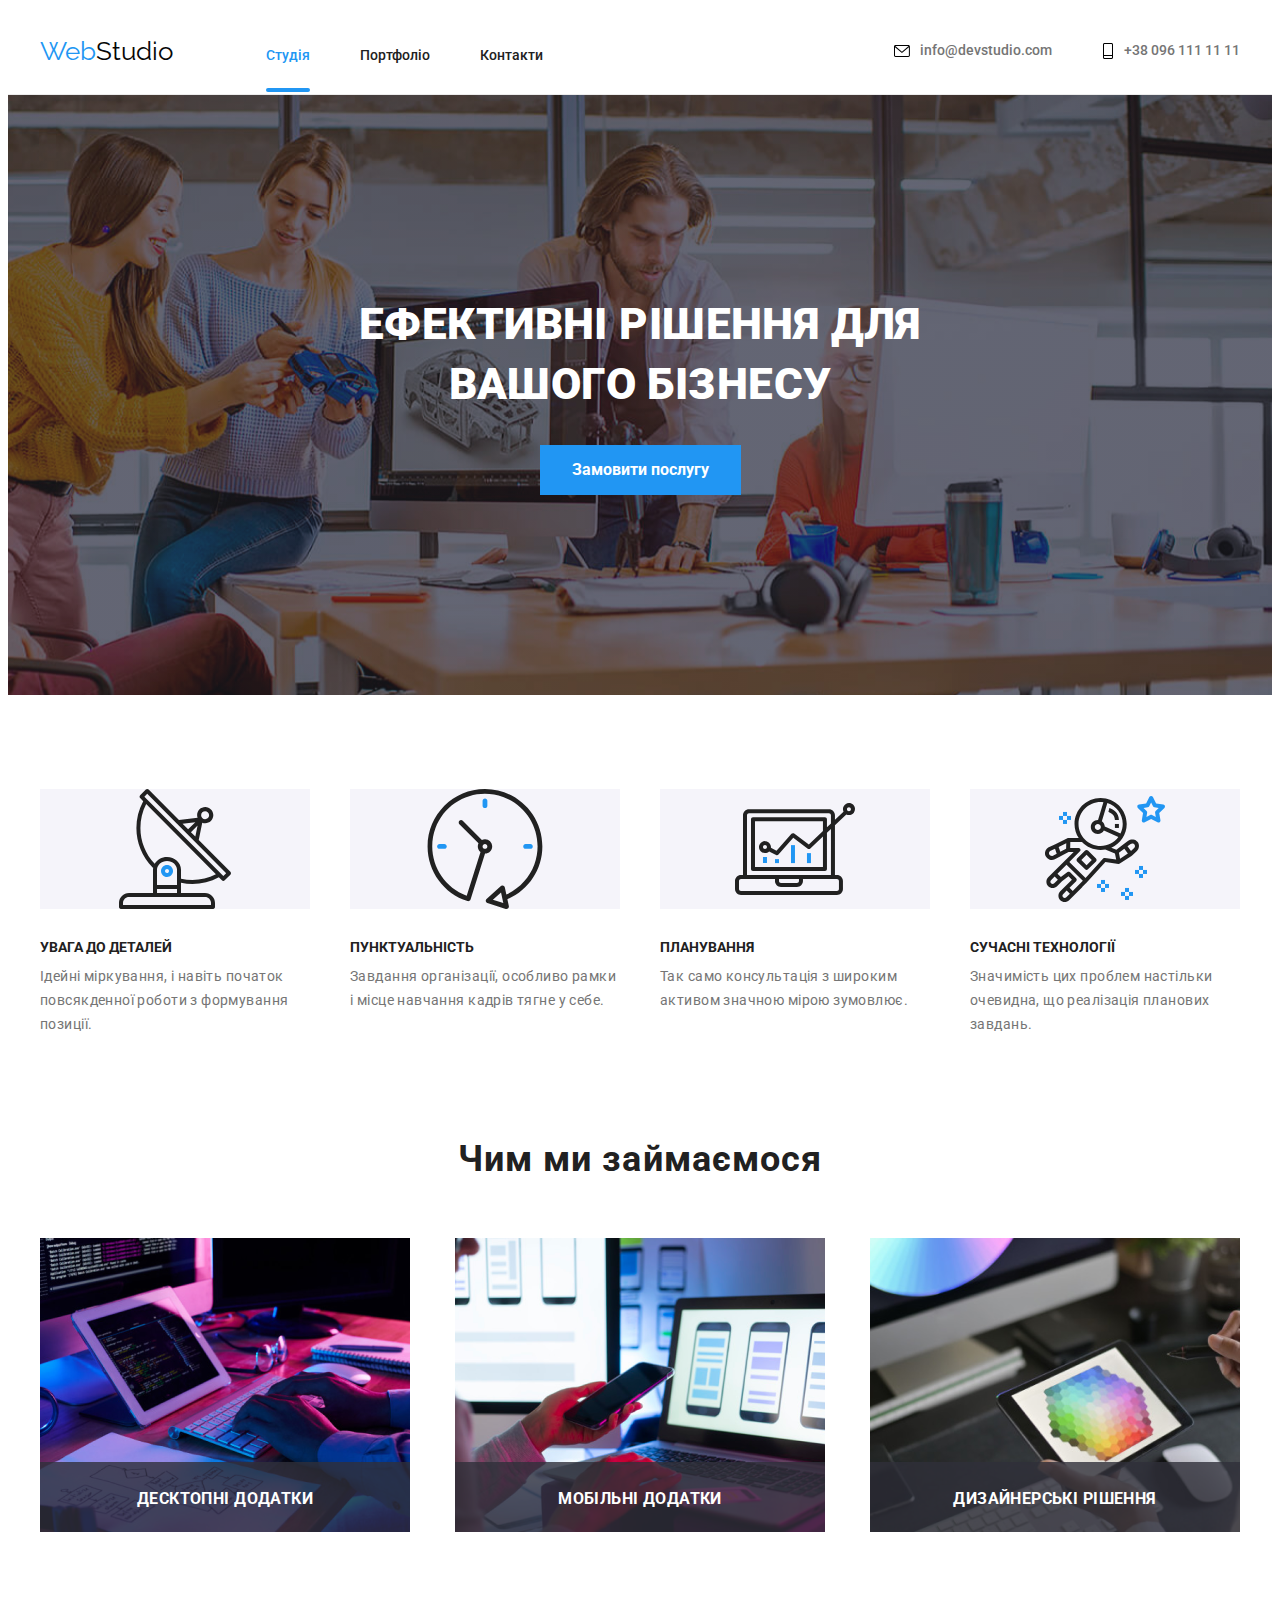
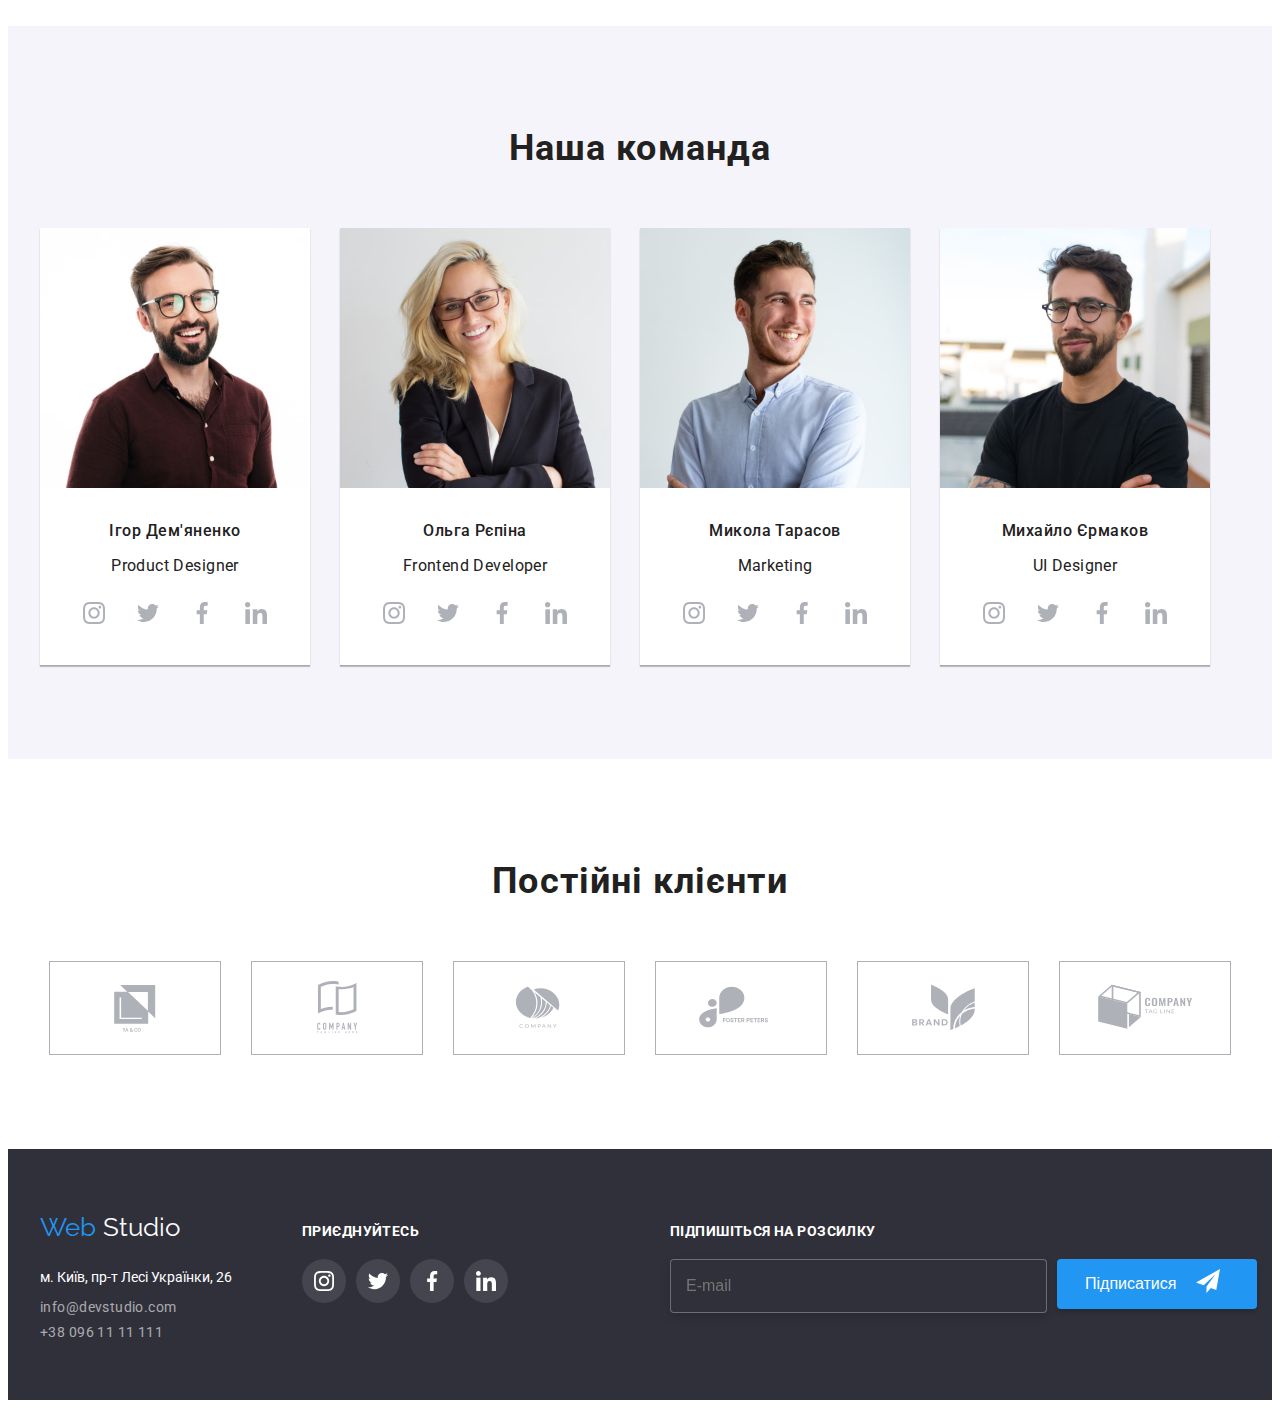
<file: index.html>
<!DOCTYPE html>
<html lang="en">
  <head>
    <meta charset="UTF-8" />
    <meta http-equiv="X-UA-Compatible" content="IE=edge" />
    <meta name="viewport" content="width=device-width, initial-scale=1.0" />
    <title>Home_work_7</title>
    <meta name="description" content="короткий опис сайту при пошуку" />

    <!--favicon_start-->
    <link
      rel="apple-touch-icon"
      sizes="57x57"
      href="./images/favicon/apple-icon-57x57.png"
    />
    <link
      rel="apple-touch-icon"
      sizes="60x60"
      href="./images/favicon/apple-icon-60x60.png"
    />
    <link
      rel="apple-touch-icon"
      sizes="72x72"
      href="./image/favicon/apple-icon-72x72.png"
    />
    <link
      rel="apple-touch-icon"
      sizes="76x76"
      href="./images/favicon/apple-icon-76x76.png"
    />
    <link
      rel="apple-touch-icon"
      sizes="114x114"
      href="./images/favicon/apple-icon-114x114.png"
    />
    <link
      rel="apple-touch-icon"
      sizes="120x120"
      href="./images/favicon/apple-icon-120x120.png"
    />
    <link
      rel="apple-touch-icon"
      sizes="144x144"
      href="./images/favicon/apple-icon-144x144.png"
    />
    <link
      rel="apple-touch-icon"
      sizes="152x152"
      href="./images/favicon/apple-icon-152x152.png"
    />
    <link
      rel="apple-touch-icon"
      sizes="180x180"
      href="./images/favicon/apple-icon-180x180.png"
    />
    <link
      rel="icon"
      type="image/png"
      sizes="192x192"
      href="./images/favicon/android-icon-192x192.png"
    />
    <link
      rel="icon"
      type="image/png"
      sizes="32x32"
      href="./images/favicon/favicon-32x32.png"
    />
    <link
      rel="icon"
      type="image/png"
      sizes="96x96"
      href="./images/favicon/favicon-96x96.png"
    />
    <link
      rel="icon"
      type="image/png"
      sizes="16x16"
      href="./images/favicon/favicon-16x16.png"
    />
    <link rel="manifest" href="./images/favicon/manifest.json" />
    <meta name="msapplication-TileColor" content="#ffffff" />
    <meta
      name="msapplication-TileImage"
      content="./images/favicon/ms-icon-144x144.png"
    />
    <meta name="theme-color" content="#ffffff" />
    <!--favicon_finish-->

    <!-- modern-normalize -->
    <link
      rel="stylesheet"
      href="https://cdnjs.cloudflare.com/ajax/libs/modern-normalize/1.1.0/modern-normalize.min.css"
      integrity="sha512-wpPYUAdjBVSE4KJnH1VR1HeZfpl1ub8YT/NKx4PuQ5NmX2tKuGu6U/JRp5y+Y8XG2tV+wKQpNHVUX03MfMFn9Q=="
      crossorigin="anonymous"
      referrerpolicy="no-referrer"
    />
    <!-- custom styles -->
    <link rel="stylesheet" href="./css/styles.css" />
    <!-- підключення шрифтів -->
    <link rel="preconnect" href="https://fonts.googleapis.com" />
    <link rel="preconnect" href="https://fonts.gstatic.com" crossorigin />
    <link
      href="https://fonts.googleapis.com/css2?family=Oleo+Script&family=Raleway:wght@700&family=Roboto:wght@400;500;700;900&display=swap"
      rel="stylesheet"
    />
  </head>
  <body>
    <!-- top -->
    <header class="header">
      <div class="container header__container">
        <nav class="nav">
          <a class="logo logo-header" href="./index.html"
            >Web<span class="logo__dark">Studio</span></a
          >
          <ul class="nav__list">
            <li class="nav__items">
              <a class="nav__link-page" href="./index.html">Студія</a>
            </li>
            <li class="nav__items">
              <a class="nav__link" href="./portfolio.html">Портфоліо</a>
            </li>
            <li class="nav__items"><a class="nav__link" href="">Контакти</a></li>
          </ul>
        </nav>

        <ul class="nav__contact">
          <li class="nav__mail-link">
                        <a class="nav__link" href="mailto:info@devstudio.com"
              >
              <svg class="header__svg" width="16" height="12">
                <use href="./images/sprite.svg#icon-envelope-hover"> </use>
              </svg>
              info@devstudio.com</a
            >
          </li>
          <li class="nav__mail-link">
            <a class="nav__link" href="tell:+380961111111">  
              <svg class="header__svg" width="12" height="16">
              <use href="./images/sprite.svg#icon-telepfone-hover"> </use>
              </svg>
              +38 096 111 11 11</a>
          </li>
        </ul>
        </div>
      </div>
    </header>
    <main>
        
    <section class="hero">
      <div class="container">
              <h1 class="body-title">
               Ефективні рішення для <br />
                вашого бізнесу
              </h1>
        <button class="button_servise" name="кнопка"data-modal-open>Замовити послугу</button>
      </div>
    </section>


      <!-- _Наші особливості_ -->
              <section class="our_section">
          <div class="container">
          <h2 class="our_section__visually-hidden">Наші особливості</h2>
          <ul class="list">
            <li class="our_section__items">
              <div class="our_section__svg">
                <svg class="our_section__icon" width="70" height="70">
                  <use href="./images/sprite.svg#icon-antenna"> </use>
                </svg>
              </div>
              <h3 class="our_section__title-section">УВАГА ДО ДЕТАЛЕЙ</h3>
              <p class="our_section__paragraf">
                Ідейні міркування, і навіть початок повсякденної роботи з
                формування позиції.
              </p>
            </li>
            <li class="our_section__items">
               <div class="our_section__svg">
                <svg class="our_section__icon" width="70" height="70">
                  <use href="./images/sprite.svg#icon-clock"> </use>
                </svg>
              </div>
              <h3 class="our_section__title-section">ПУНКТУАЛЬНІСТЬ</h3>
              <p class="our_section__paragraf">
                Завдання організації, особливо рамки і місце навчання кадрів
                тягне у себе.
              </p>
            </li>
            <li class="our_section__items">
               <div class="our_section__svg">
                <svg class="our_section__icon" width="70" height="70">
                  <use href="./images/sprite.svg#icon-diagram"> </use>
                </svg>
              </div>
              <h3 class="our_section__title-section">ПЛАНУВАННЯ</h3>
              <p class="our_section__paragraf">
                Так само консультація з широким активом значною мірою зумовлює.
              </p>
            </li>
            <li class="our_section__items">
               <div class="our_section__svg">
                <svg class="our_section__icon" width="70" height="70">
                  <use href="./images/sprite.svg#icon-astronaut"> </use>
                </svg>
              </div>
              <h3 class="our_section__title-section">СУЧАСНІ ТЕХНОЛОГІЇ</h3>
              <p class="our_section__paragraf">
                Значимість цих проблем настільки очевидна, що реалізація
                планових завдань.
              </p>
            </li>
          </ul>

          </div>
        </section>
    
      <!-- Чим ми займаємось -->
             <section class="doing">
           <div class="container ">
          <h2 class="body-caption">Чим ми займаємося</h2>
          <ul class="list doing__list">
            <div class="doing__substrate">
              <li class="doing__photo">
                <img
                  src="./images/img.png"
                  alt="картинка набір коду"
                  width="370px"
                />
              </li>
              <div class="doing__fon">
                  <h3 class="doing__title">ДЕСКТОПНІ ДОДАТКИ</h3>
              </div>
            </div>
            <div class="doing__substrate">
            <li class="doing__photo">
              <img
                src="./images/img(1).png"
                alt="картинка телефон та ноут"
                width="370px"
              />
            </li>
            <div class="doing__fon">
                  <h3 class="doing__title">МОБІЛЬНІ ДОДАТКИ</h3>
              </div>
            </div>
            <div class="doing__substrate">
            <li class="doing__photo">
              <img
                src="./images/img(2).png"
                alt="картинка планшет та комп"
                width="370px"
              />
            </li>
            <div class="doing__fon">
                  <h3 class="doing__title">ДИЗАЙНЕРСЬКІ РІШЕННЯ</h3>
              </div>
            </div>
          </ul>
          </div>
        </section>
    

      <!-- Нашa command -->
      
        <section class="command">
          <div class="container ">
          <h2 class="body-caption">Наша команда </h2>
          <ul class="command__title">
            <!-- igor -->
            <li class="command__fon">
              <img src="./images/1.jpg" alt="" width="270px" height="260px" />
              <div class="command__transcript">
              <h3 class="command__name">Ігор Дем'яненко</h3>
              <p class="command__paragraf" lang="en">Product Designer</p>
              <ul class="command__socials">
                <li class="ellips">
                  <a class="ellips-link" href="">
                    <svg class="link-icon" width="22" height="22">
                      <use class="fon-blu" href="./images/sprite.svg#icon-instagram-1"> </use>
                    </svg>
                  </a>
                </li>
                <li class="ellips">
                  <a class="ellips-link" href="">
                    <svg class="link-icon" width="22" height="22">
                      <use class="fon-blu" href="./images/sprite.svg#icon-twitter-1"> </use>
                    </svg>
                 </a>
                </li>
                <li class="ellips">
                  <a class="ellips-link" href="">
                    <svg class="link-icon" width="22" height="22">
                      <use class="fon-blu" href="./images/sprite.svg#icon-facebook-1"> </use>
                    </svg>
                 </a>

                </li>
                <li class="ellips">
                  <a class="ellips-link" href="">
                    <svg class="link-icon" width="22" height="22">
                      <use class="fon-blu" href="./images/sprite.svg#icon-linkedin-1"> </use>
                    </svg>
                  </a>

                </li>
              </ul>
              </div>
            </li>
            <li class="command__fon">
              <!-- olga -->
              <img src="./images/2.jpg" alt="" width="270px" height="260px" />
              <div class="command__transcript">
              <h3 class="command__name">Ольга Рєпіна</h3>
              <p class="command__paragraf" lang="en">Frontend Developer</p>
              <ul class="command__socials">
                <li class="ellips">
                  <a class="ellips-link" href="">
                    <svg class="link-icon" width="22" height="22">
                      <use class="fon-blu" href="./images/sprite.svg#icon-instagram-1"> </use>
                    </svg>
                  </a>
                </li>
                <li class="ellips">
                  <a class="ellips-link" href="">
                    <svg class="link-icon" width="22" height="22">
                      <use class="fon-blu" href="./images/sprite.svg#icon-twitter-1"> </use>
                    </svg>
                 </a>
                </li>
                <li class="ellips">
                  <a class="ellips-link" href="">
                    <svg class="link-icon" width="22" height="22">
                      <use class="fon-blu" href="./images/sprite.svg#icon-facebook-1"> </use>
                    </svg>
                 </a>

                </li>
                <li class="ellips">
                  <a class="ellips-link" href="">
                    <svg class="link-icon" width="22" height="22">
                      <use class="fon-blu" href="./images/sprite.svg#icon-linkedin-1"> </use>
                    </svg>
                  </a>

                </li>
              </ul>
              </div>
            </li>
            <li class="command__fon">
              <img src="./images/3.jpg" alt="" width="270px" height="260px" />
              <div class="command__transcript">
              <h3 class="command__name">Микола Тарасов</h3>
              <p class="command__paragraf" lang="en">Marketing</p>
              <ul class="command__socials">
                <li class="ellips">
                  <a class="ellips-link" href="">
                    <svg class="link-icon" width="22" height="22">
                      <use class="fon-blu" href="./images/sprite.svg#icon-instagram-1"> </use>
                    </svg>
                  </a>
                </li>
                <li class="ellips">
                  <a class="ellips-link" href="">
                    <svg class="link-icon" width="22" height="22">
                      <use class="fon-blu" href="./images/sprite.svg#icon-twitter-1"> </use>
                    </svg>
                 </a>
                </li>
                <li class="ellips">
                  <a class="ellips-link" href="">
                    <svg class="link-icon" width="22" height="22">
                      <use class="fon-blu" href="./images/sprite.svg#icon-facebook-1"> </use>
                    </svg>
                 </a>

                </li>
                <li class="ellips">
                  <a class="ellips-link" href="">
                    <svg class="link-icon" width="22" height="22">
                      <use class="fon-blu" href="./images/sprite.svg#icon-linkedin-1"> </use>
                    </svg>
                  </a>

                </li>
              </ul>
              </div>
            </li>
            <li class="command__fon">
              <img src="./images/4.jpg" alt="" width="270px" height="260px" />
              <div class="command__transcript">
              <h3 class="command__name">Михайло Єрмаков</h3>
              <p class="command__paragraf" lang="en">UI Designer</p>
              <ul class="command__socials">
                <li class="ellips">
                  <a class="ellips-link" href="">
                    <svg class="link-icon" width="22" height="22">
                      <use class="fon-blu" href="./images/sprite.svg#icon-instagram-1"> </use>
                    </svg>
                  </a>
                </li>
                <li class="ellips">
                  <a class="ellips-link" href="">
                    <svg class="link-icon" width="22" height="22">
                      <use class="fon-blu" href="./images/sprite.svg#icon-twitter-1"> </use>
                    </svg>
                 </a>
                </li>
                <li class="ellips">
                  <a class="ellips-link" href="">
                    <svg class="link-icon" width="22" height="22">
                      <use class="fon-blu" href="./images/sprite.svg#icon-facebook-1"> </use>
                    </svg>
                 </a>

                </li>
                <li class="ellips">
                  <a class="ellips-link" href="">
                    <svg class="link-icon" width="22" height="22">
                      <use class="fon-blu" href="./images/sprite.svg#icon-linkedin-1"> </use>
                    </svg>
                  </a>

                </li>
              </ul>
              </div>
            </li>
          </ul>
          </div>
        </section>


              <!-- Постійні клієнти -->
              <section class="const_section">
                <div class="container hero-container">
               <h2 class="body-caption">Постійні клієнти</h2>
              <ul class="klients">
                <li class="icon-items">
                  <a class="klients-link" href="">
                    <svg class="klient-icon" width="170" height="92">
                      <use class="klient-logo" href="./images/sprite.svg#icon-Client-1"> </use>
                    </svg>
                  </a>
                </li>
                <li class="icon-items">
                   <a class="klients-link" href="">
                    <svg class="klient-icon" width="170" height="92">
                    <use class="klient-logo" href="./images/sprite.svg#icon-Client-2"> </use>
                  </svg>
                  </a>
                </li>
                <li class="icon-items">
                   <a class="klients-link" href="">
                    <svg class="klient-icon" width="170" height="92">
                    <use class="klient-logo" href="./images/sprite.svg#icon-Client-3"> </use>
                  </svg>
                  </a>
                </li>
                <li class="icon-items">
                   <a class="klients-link" href="">
                    <svg class="klient-icon" width="170" height="92">
                    <use class="klient-logo" href="./images/sprite.svg#icon-Client-4"> </use>
                  </svg>
                  </a>
                </li>
                <li class="icon-items">
                   <a class="klients-link" href="">
                    <svg class="klient-icon" width="170" height="92">
                    <use class="klient-logo" href="./images/sprite.svg#icon-Client-5"> </use>
                  </svg>
                  </a>
                </li>
                <li class="icon-items">
                   <a class="klients-link" href="">
                    <svg class="klient-icon" width="170" height="92">
                    <use class="klient-logo" href="./images/sprite.svg#icon-Client-6"> </use>
                  </svg>
                  </a>
                </li>
              </ul>
               </div>
             </section>
         
     
    
    </main>
    <!-- basement -->
    
    
      <footer class="footer">
        <div class="container footer-container">
            <div>
              <a class="logo logo-footer" href="./index.html"
              >Web <span class="logo__write">Studio</span></a
            >
            <address class="fut-adress">
              <p class="paragraf-fut">м. Київ, пр-т Лесі Українки, 26</p>
              <ul class="footer_contacts">
                <li class="footer-li">
                  <a class="foot_link" href="mailto:info@devstudio.com"
                    >info@devstudio.com</a
                  >
                </li>
                <li class="footer-li">
                  <a class="foot_link" href="tell:+380961111111"
                    >+38 096 11 11 111</a
                  >
                </li>
              </ul>
            </address>
          </div>
          <div class="wellkom">
            <h2 class="wellkoms">ПРИЄДНУЙТЕСЬ</h2>
            <ul class="foot-icon">
              <li class="foot-links">
                <a class="foot-lin" href="">
                <svg class="link-icon" width="20" height="20">
                  <use class="fon-fut"  href="./images/sprite.svg#icon-instagram-1"> </use>
                </svg>
                </a>
              </li>
              <li class="foot-links">
                <a class="foot-lin" href="">
                <svg class="link-icon" width="20" height="20">
                  <use class="fon-fut"  href="./images/sprite.svg#icon-twitter-1"> </use>
                </svg>
                </a>
              </li>
              <li class="foot-links">
                <a class="foot-lin" href="">
                <svg class="link-icon" width="20" height="20">
                  <use class="fon-fut"  href="./images/sprite.svg#icon-facebook-1"> </use>
                </svg>
                </a>

              </li>
              <li class="foot-links">
                <a class="foot-lin" href="">
                <svg class="link-icon" width="20" height="20">
                  <use class="fon-fut"  href="./images/sprite.svg#icon-linkedin-1"> </use>
                </svg>
                </a>

              </li>
            </ul>
          </div>

          <div class="futer-write">
            <strong class="wellkoms">ПІДПИШІТЬСЯ НА РОЗСИЛКУ</strong>
            <form class="futer-form" name="mailing" autocomplete="on" novalidate method="get" >
              <input class="footer-post" type="email"placeholder="E-mail" required>
              <button class="button-mess" name="кнопка"data-modal-open>
                <span class="btn-fut">Підписатися</span>
                <svg class="icon-fut" width="24" height="24">
                  <use href="./images/sprite.svg#icon-send"></use>
                </svg>
              </button>
            </form>
          </div>
        </div>
         
      </footer>

      <!-- modal-window -->

      <div class="backdrop is-hidden" data-modal>
        <div class="modal">
            <button class="modal-btn" type="button"data-modal-close>
              <svg width="11" height="11">
                <use href="./images/sprite.svg#icon-cross"></use>
              </svg>
            </button>

                        <!-- <form name="register-form" autocomplete="on" novalidate method="get"> не валідувати-->
            <form name="register-form" autocomplete="on">
              <strong class="register-form-title">Залиште свої дані, ми вам передзвонимо</strong>
              <div class="register-form-group">

                <div>
                  <label class="register-form-field" for="user-name">
                    <span class="register-form-label">Ім'я</span>
                    <div>
                      <input class="register-form-input" 
                          type="text" 
                          name="user-name" 
                          id="user-name"
                          required
                          minlength="3">
                      <svg class="register-form-icon" 
                          width="18" 
                          height="18">
                        <use href="./images/sprite.svg#icon-user"></use>
                      </svg>
                    </div>
                  </label>
                </div>

                <div>
                  <label class="register-form-field" for="user-tel">
                      <span class="register-form-label">Телефон</span>
                      <div>
                        <input class="register-form-input"
                        type="tel" 
                        name="user-tel" 
                        id="user-tel"
                        required
                        minlength="13"
                        maxlength="13"
                        placeholder="+38 099 99 99 999"
                        >
                        <svg class="register-form-icon" width="18" height="18">
                          <use href="./images/sprite.svg#icon-phone"></use>
                        </svg>
                      </div>
                  </label>
                </div>

                <div>
                  <label class="register-form-field" for="user-email">
                  <span class="register-form-label"   required >Пошта</span>
                  <div>
                    <input class="register-form-input"
                    type="email" 
                    name="user-email" 
                    id="user-email"
                    required
                    >
                    <svg class="register-form-icon" width="18" height="18">
                      <use href="./images/sprite.svg#icon-mail"></use>
                    </svg>
                  </div>
                  </label>
                </div>

                <div>
                  <label class="register-form-field" for="user-comment">
                    <span class="register-form-heading">Коментар</span>
                    <div>
                      <textarea class="register-form-message" name="user-comment" rows="5" placeholder="Введіть текст" id="user-comment"></textarea>
                    </div>
                  </label>
                </div>

              </div>

           
               <label class="register-form-agreement" for="user-checkbox">
                <input class="register-form-checkbox our_section__visually-hidden" type="checkbox" id="user-checkbox">
                <svg class="register-form-icons" width="18" height="18">
                  <use class="icon-checked" href="./images/sprite.svg#icon-checked"></use>
                  <use class="icon-unchecked" href="./images/sprite.svg#icon-unchecked"></use>
                </svg>
                <span class="register-form-desc">Погоджуюся з розсилкою та приймаю 
                    <a class="register-form-link" href="">Умови договору</a>
                  </span>
               </label>
         

              <button class="register-form-btn btn" type="submit">Відправити</button>
              
              
              
            </form>
        </div>

      </div>
      <script src="./js/modal.js"></script>
     </body>
</html>
</file>
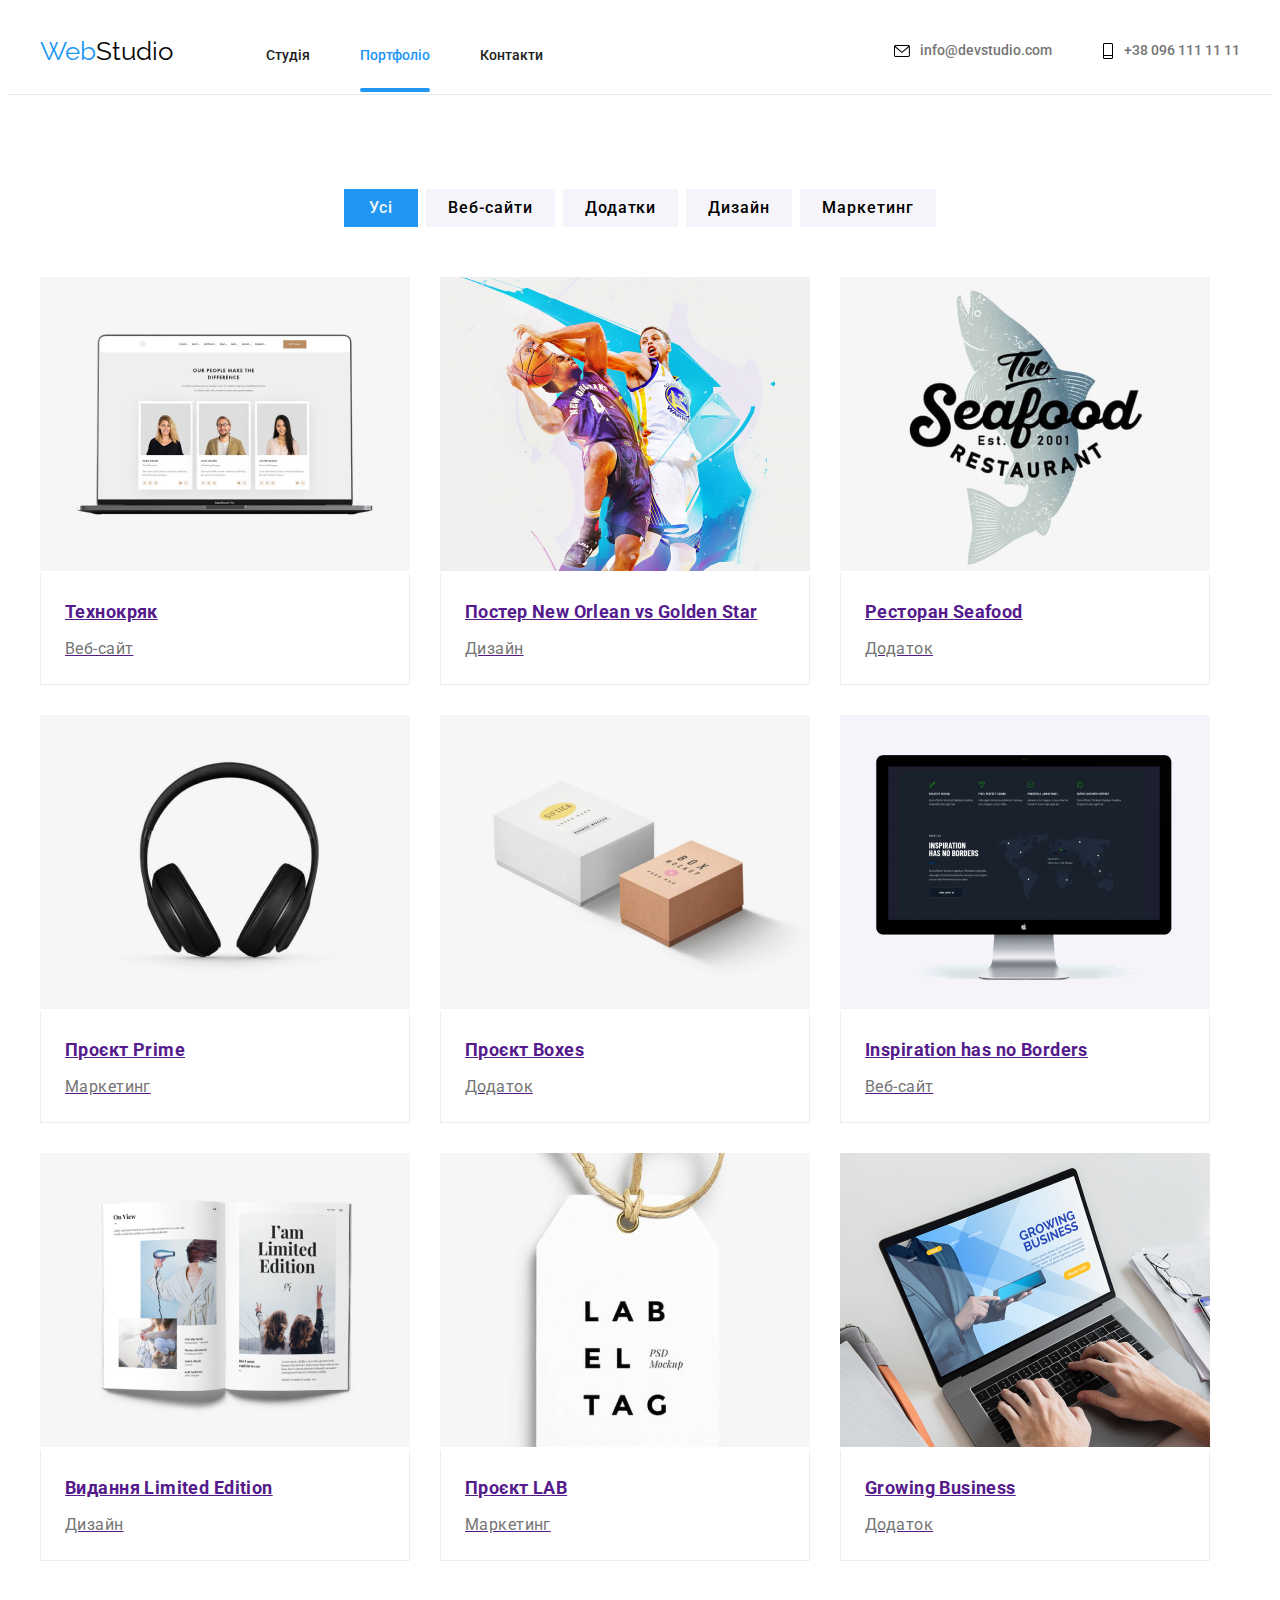
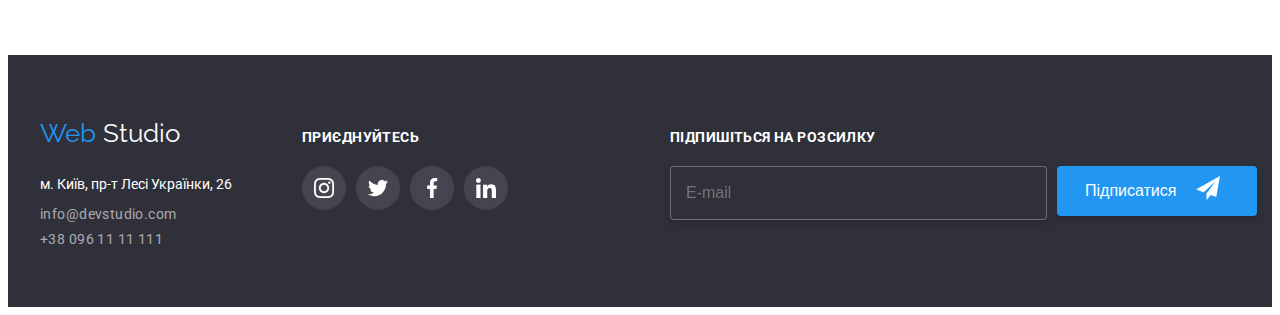
<file: portfolio.html>
<!DOCTYPE html>
<html lang="en">
<head>
   <meta charset="UTF-8" />
    <meta http-equiv="X-UA-Compatible" content="IE=edge" />
    <meta name="viewport" content="width=device-width, initial-scale=1.0" />
    <title>Home_work_7</title>
    <meta name="description" content="короткий опис сайту при пошуку">

    <!--favicon_start-->
    <link rel="apple-touch-icon" sizes="57x57" href="./images/favicon/apple-icon-57x57.png">
    <link rel="apple-touch-icon" sizes="60x60" href="./images/favicon/apple-icon-60x60.png">
    <link rel="apple-touch-icon" sizes="72x72" href="./image/favicon/apple-icon-72x72.png">
    <link rel="apple-touch-icon" sizes="76x76" href="./images/favicon/apple-icon-76x76.png">
    <link rel="apple-touch-icon" sizes="114x114" href="./images/favicon/apple-icon-114x114.png">
    <link rel="apple-touch-icon" sizes="120x120" href="./images/favicon/apple-icon-120x120.png">
    <link rel="apple-touch-icon" sizes="144x144" href="./images/favicon/apple-icon-144x144.png">
    <link rel="apple-touch-icon" sizes="152x152" href="./images/favicon/apple-icon-152x152.png">
    <link rel="apple-touch-icon" sizes="180x180" href="./images/favicon/apple-icon-180x180.png">
    <link rel="icon" type="image/png" sizes="192x192"  href="./images/favicon/android-icon-192x192.png">
    <link rel="icon" type="image/png" sizes="32x32" href="./images/favicon/favicon-32x32.png">
    <link rel="icon" type="image/png" sizes="96x96" href="./images/favicon/favicon-96x96.png">
    <link rel="icon" type="image/png" sizes="16x16" href="./images/favicon/favicon-16x16.png">
    <link rel="manifest" href="./images/favicon/manifest.json">
    <meta name="msapplication-TileColor" content="#ffffff">
    <meta name="msapplication-TileImage" content="./images/favicon/ms-icon-144x144.png">
    <meta name="theme-color" content="#ffffff">
    <!--favicon_finish-->


    <!-- _modern-normalize_ -->
    <link
      rel="stylesheet"
      href="https://cdnjs.cloudflare.com/ajax/libs/modern-normalize/1.1.0/modern-normalize.min.css"
      integrity="sha512-wpPYUAdjBVSE4KJnH1VR1HeZfpl1ub8YT/NKx4PuQ5NmX2tKuGu6U/JRp5y+Y8XG2tV+wKQpNHVUX03MfMFn9Q=="
      crossorigin="anonymous"
      referrerpolicy="no-referrer"
    />
    <!-- custom styles -->
    <link rel="stylesheet" href="./css/styles.css" />
    <!-- підключення шрифтів -->
    <link rel="preconnect" href="https://fonts.googleapis.com">
    <link rel="preconnect" href="https://fonts.gstatic.com" crossorigin>
    <link href="https://fonts.googleapis.com/css2?family=Oleo+Script&family=Raleway:wght@700&family=Roboto:wght@400;500;700;900&display=swap" rel="stylesheet">
  </head>
</head>

<body>

     <!-- top топ -->

<header class="header">
      <div class="container header__container">
        <nav class="nav">
          <a class="logo logo-header" href="./index.html"
            >Web<span class="logo__dark">Studio</span></a
          >
          <ul class="nav__list">
            <li class="nav__items">
              <a class="nav__link" href="./index.html">Студія</a>
            </li>
            <li class="nav__items">
              <a class="nav__link-page" href="./portfolio.html">Портфоліо</a>
            </li>
            <li class="nav__items"><a class="nav__link" href="">Контакти</a></li>
          </ul>
        </nav>

       <ul class="nav__contact">
          <li class="nav__mail-link">
                        <a class="nav__link" href="mailto:info@devstudio.com"
              >
              <svg class="header__svg" width="16" height="12">
                <use href="./images/sprite.svg#icon-envelope-hover"> </use>
              </svg>
              info@devstudio.com</a
            >
          </li>
          <li class="nav__mail-link">
            <a class="nav__link" href="tell:+380961111111">  
              <svg class="header__svg" width="12" height="16">
              <use href="./images/sprite.svg#icon-telepfone-hover"> </use>
              </svg>
              +38 096 111 11 11</a>
          </li>
        </ul>
        </div>
      </div>
    </header>
    <main>
      <section class="hero-folio">
      <div class="container hero-folio__container">
      <ul class="list-but">
        <li class="list-items">
          <button class="link3" name="кнопка" type="button">Усі</button>
        </li>
        <li class="list-items">
          <button class="link1" name="кнопка"type="button">Веб-сайти</button>
        </li>
        <li class="list-items">
          <button class="link1" name="кнопка"type="button">Додатки</button>
        </li>
        <li class="list-items">
          <button class="link1" name="кнопка"type="button">Дизайн</button>
        </li>
        <li class="list-items">
          <button class="link1" name="кнопка"type="button">Маркетинг</button>
        </li>
      </ul>
    
        <!--роботи-->
        
      
          <ul class="product">
          <li class="product__items">
            <a class="product__reference" href="">
              <div class="over-thumb">
                <img class="work-foto" src="./images/progect/1.png" alt="">
                <div class="overley">
                    <p class="overley-desc">Ресурс пропонує комплексні пропозиції з різним рівнем функціоналу та сервісів. Все це дозволить відвідувачу отримати вичерпні відомості про компанію чи приватну особу.</p>
               </div>
              </div>
                
              <div class="border-work">
                <h3 class="name-work">Технокряк</h3>
                <p class ="any-paragraf">Веб-сайт</p>

              </div>
              </a>

          </li>
          <li class="product__items">
            <a class="product__reference" href="">
            <div class="over-thumb">
              <img class="work-foto" src="./images/progect/2.png" alt="">
               <div class="overley">
                    <p class="overley-desc">Ресурс пропонує комплексні пропозиції з різним рівнем функціоналу та сервісів. Все це дозволить відвідувачу отримати вичерпні відомості про компанію чи приватну особу.</p>
               </div>
              </div>
              
              <div class="border-work">
              <h3 class="name-work">Постер New Orlean vs Golden Star</h3>
              <p class ="any-paragraf">Дизайн</p>
                
              </div>
              </a>
                      </li>
          <li class="product__items">
            <a class="product__reference" href="">
            <div class="over-thumb">
              <img class="work-foto" src="./images/progect/3.png" alt="">
               <div class="overley">
                    <p class="overley-desc">Ресурс пропонує комплексні пропозиції з різним рівнем функціоналу та сервісів. Все це дозволить відвідувачу отримати вичерпні відомості про компанію чи приватну особу.</p>
               </div>
              </div>
              
              <div class="border-work">
              <h3 class="name-work">Ресторан Seafood</h3>
              <p class ="any-paragraf">Додаток</p>
                
              </div>
              </a>
                       </li>           
          <li class="product__items">
            <a class="product__reference" href="">
            <div class="over-thumb">
              <img class="work-foto" src="./images/progect/4.png" alt="">
               <div class="overley">
                    <p class="overley-desc">Ресурс пропонує комплексні пропозиції з різним рівнем функціоналу та сервісів. Все це дозволить відвідувачу отримати вичерпні відомості про компанію чи приватну особу.</p>
               </div>
              </div>
              
              <div class="border-work">
              <h3 class="name-work"> Проєкт Prime</h3>
              <p class ="any-paragraf">Маркетинг</p>  
                </div>
              
                </a>
          </li>
          <li class="product__items">
            <a class="product__reference" href="">
            <div class="over-thumb">
              <img class="work-foto" src="./images/progect/5.png" alt="">
               <div class="overley">
                    <p class="overley-desc">Ресурс пропонує комплексні пропозиції з різним рівнем функціоналу та сервісів. Все це дозволить відвідувачу отримати вичерпні відомості про компанію чи приватну особу.</p>
               </div>
              </div>
              
              <div class="border-work">
              <h3 class="name-work">Проєкт Boxes</h3>
              <p class ="any-paragraf">Додаток</p>
                
              </div>
              </a>
                       </li>
          <li class="product__items">
            <a class="product__reference" href="">
            <div class="over-thumb">
              <img class="work-foto" src="./images/progect/6.png" alt="">
               <div class="overley">
                    <p class="overley-desc">Ресурс пропонує комплексні пропозиції з різним рівнем функціоналу та сервісів. Все це дозволить відвідувачу отримати вичерпні відомості про компанію чи приватну особу.</p>
               </div>
              </div>
              
              <div class="border-work">
              <h3 class="name-work">Inspiration has no Borders</h3>
              <p class ="any-paragraf">Веб-сайт</p>
                
              </div>
              </a>
                        </li>
          <li class="product__items">
            <a class="product__reference" href="">
            <div class="over-thumb">
              <img class="work-foto" src="./images/progect/7.png" alt="">
               <div class="overley">
                    <p class="overley-desc">Ресурс пропонує комплексні пропозиції з різним рівнем функціоналу та сервісів. Все це дозволить відвідувачу отримати вичерпні відомості про компанію чи приватну особу.</p>
               </div>
              </div>
              
              <div class="border-work">
              <h3 class="name-work">Видання Limited Edition</h3>
              <p class ="any-paragraf">Дизайн</p>
                
              </div>
              </a>
                      </li>
          <li class="product__items">
            <a class="product__reference" href="">
            <div class="over-thumb">
              <img class="work-foto" src="./images/progect/8.png" alt="">
               <div class="overley">
                    <p class="overley-desc">Ресурс пропонує комплексні пропозиції з різним рівнем функціоналу та сервісів. Все це дозволить відвідувачу отримати вичерпні відомості про компанію чи приватну особу.</p>
               </div>
              </div>
              
              <div class="border-work">
              <h3 class="name-work">Проєкт LAB</h3>
              <p class ="any-paragraf">Маркетинг</p>  
                </div>
              
                </a>
          </li>
          <li class="product__items">
            <a class="product__reference" href="">
            <div class="over-thumb">
              <img class="work-foto" src="./images/progect/9.png" alt="">
               <div class="overley">
                    <p class="overley-desc">Ресурс пропонує комплексні пропозиції з різним рівнем функціоналу та сервісів. Все це дозволить відвідувачу отримати вичерпні відомості про компанію чи приватну особу.</p>
               </div>
              </div>
              
              <div class="border-work">
              <h3 class="name-work">Growing Business</h3>
              <p class ="any-paragraf">Додаток</p>
                
              </div>
              </a>
                       </li>
      </ul>
      </div>
    </section>
    </main>

   <!-- basement -->
 <footer class="footer">
        <div class="container footer-container">
            <div>
              <a class="logo logo-footer" href="./index.html"
              >Web <span class="logo__write">Studio</span></a
            >
            <address class="fut-adress">
              <p class="paragraf-fut">м. Київ, пр-т Лесі Українки, 26</p>
              <ul class="footer_contacts">
                <li class="footer-li">
                  <a class="foot_link" href="mailto:info@devstudio.com"
                    >info@devstudio.com</a
                  >
                </li>
                <li class="footer-li">
                  <a class="foot_link" href="tell:+380961111111"
                    >+38 096 11 11 111</a
                  >
                </li>
              </ul>
            </address>
          </div>
          <div class="wellkom">
            <h2 class="wellkoms">ПРИЄДНУЙТЕСЬ</h2>
            <ul class="foot-icon">
              <li class="foot-links">
                <a class="foot-lin" href="">
                <svg class="link-icon" width="20" height="20">
                  <use class="fon-fut"  href="./images/sprite.svg#icon-instagram-1"> </use>
                </svg>
                </a>
              </li>
              <li class="foot-links">
                <a class="foot-lin" href="">
                <svg class="link-icon" width="20" height="20">
                  <use class="fon-fut"  href="./images/sprite.svg#icon-twitter-1"> </use>
                </svg>
                </a>
              </li>
              <li class="foot-links">
                <a class="foot-lin" href="">
                <svg class="link-icon" width="20" height="20">
                  <use class="fon-fut"  href="./images/sprite.svg#icon-facebook-1"> </use>
                </svg>
                </a>

              </li>
              <li class="foot-links">
                <a class="foot-lin" href="">
                <svg class="link-icon" width="20" height="20">
                  <use class="fon-fut"  href="./images/sprite.svg#icon-linkedin-1"> </use>
                </svg>
                </a>

              </li>
            </ul>
          </div>

          <div class="futer-write">
            <strong class="wellkoms">ПІДПИШІТЬСЯ НА РОЗСИЛКУ</strong>
            <form class="futer-form" name="mailing" autocomplete="on" novalidate method="get" >
              <input class="footer-post" type="email"placeholder="E-mail" required>
              <button class="button-mess" name="кнопка"data-modal-open>
                <span class="btn-fut">Підписатися</span>
                <svg class="icon-fut" width="24" height="24">
                  <use href="./images/sprite.svg#icon-send"></use>
                </svg>
              </button>
            </form>
          </div>
        </div>
         
      </footer>
</body>
</html>
</file>
<file: css/styles.css>
/* COLOR LINK */
:root {
  --bg-col-grey: rgba(175, 177, 184, 1);
  --foc-col-blu: rgba(33, 150, 243, 1);
  --foc-col-white: rgba(255, 255, 255, 1);
  --foc-col-whited: rgba(255, 255, 255, 0.1);
}

/* погнали */
body {
  font-size: 14px;
  font-family: 'Roboto';
  background-color: white;
  color: #212121;
  letter-spacing: 0.03em;
}

.container {
  width: 1200px;
  padding: 0 15px;
  margin: 0 auto 0 auto;
}

.header__container {
  display: flex;
  align-items: center;
}

.hero__container{
  display: flex;
  align-items: center;
}

.footer-container {
  display: flex;
  align-items: baseline;
}

.hero {
  background-color: #c4c4c4;
  background-image: linear-gradient(
      rgba(47, 48, 58, 0.4),
      rgba(47, 48, 58, 0.4)
    ),
    url(../images/Img\ Overlay.png);
  background-repeat: no-repeat;
  background-size: cover;
  background-position: top right;
  color: white;
  padding: 200px 0;
  max-width: 1600px;
  margin-left: auto;
  margin-right: auto;
}

.hero-folio {
  padding-top: 94px;
  padding-bottom: 94px;
}

.command-section {
  box-sizing: content-box;
  background-color: #f5f4fa;
}

.our_section,
.command {
  padding-top: 94px;
  padding-bottom: 94px;
}

.command {
  background-color: rgba(245, 244, 250, 1);
}

.our_section__icon {
  width: 270px;
  height: 120px;
  display: flex;
  justify-content: center;
  align-items: center;
  margin-bottom: 30px;
  background-color: rgba(245, 244, 250, 1);
}

.our_section__icon {
}

.doing {
  padding-bottom: 94px;
  max-width: 1600px;
  margin-left: auto;
  margin-right: auto;
}

.const_section {
  padding-bottom: 94px;
  padding-top: 94px;
  margin-left: auto;
  margin-right: auto;
}

.our_section__title-section {
  line-height: 1.15;
  letter-spacing: normal;
  font-size: 14px;
  margin: 0px 0px 10px 0px;
}

.logo {
  color: #2196f3;
  font-family: Raleway;
  font-size: 26px;
  line-height: 1.4;
  letter-spacing: normal;
  display: block;
  text-decoration: none;

  transition-property: color;
  transition-duration: 250ms;
  transition-timing-function: cubic-bezier(0.4, 0, 0.2, 1);
}

.logo-header {
    margin-right: 93px;
  align-items: baseline;
  }

.logo-footer{
    margin-bottom: 20px;
}

.nav {
  display: flex;
  align-items: baseline;
  margin-right: auto;
}
.nav__items {
  margin: 0;
  position: relative;
}

.nav__contact {
  list-style: none;
  display: flex;
  padding: 0px;
  margin: 0px;

}

.nav__contact:first-child {
  color: rgba(33, 150, 243, 1);
  line-height: 1.4;
}

.nav__list {
  list-style: none;
  display: flex;
  padding: 0px;
  margin: 0px;
  align-items: baseline;
  gap: 50px;
}


.header {
  border-bottom: 1px solid #ececec;
  padding-top: 25px;
  padding-bottom: 25px;
}

.our_section__paragraf {
  line-height: 1.7;
  letter-spacing: 0.03em;
  color: #757575;
  margin: 0px;
  width: 270px;
}

.ellips-link:hover,
.ellips-link:focus {
  background-color: #2196f3;
  border-radius: 100%;
  align-items: center;
  justify-content: center;
  width: 44px;
  height: 44px;
  padding: 12px;
  margin: 0;
  outline: none;
}

.ellips-link:hover .link-icon,
.ellips-link:focus .link-icon {
  fill: var(--foc-col-white);
}

.ellips {
  width: 44px;
  height: 44px;
}

.ellips-link {
  display: flex;
  background-color: var(--foc-col-white);
  border-radius: 100%;
  align-items: center;
  justify-content: center;
  width: 100%;
  height: 100%;

  transition-property: background-color;
  transition-duration: 250ms;
  transition-timing-function: cubic-bezier(0.4, 0, 0.2, 1);
}

.link-icon {
  border: none;
  fill: var(--bg-col-grey);

  transition-property: fill;
  transition-duration: 250ms;
  transition-timing-function: cubic-bezier(0.4, 0, 0.2, 1);
}

.command__socials {
  list-style: none;
  display: flex;
  align-items: center;
  justify-content: center;
  fill: var(--bg-col-grey);
  gap: 10px;
  padding: 0;
  margin: 16px 0 0 0;
}

.command__transcript {
  padding-top: 30px;
  padding-bottom: 30px;
}

.command__title .command__paragraf,
.product .command__paragraf {
  text-align: center;
  font-size: 16px;
}

/* portfolio */
.product {
  list-style: none;
  margin: 0;
  padding: 0;
  display: flex;
  gap: 30px;
  flex-wrap: wrap;
}

.any-items {
}

.command__title .command__paragraf {
  line-height: 1.2;
}
.command__title {
  list-style: none;
  display: flex;
  margin: 0;
}

.klients {
  list-style: none;
  display: flex;
  align-items: center;
  justify-content: center;
  fill: var(--bg-col-blu);
  gap: 30px;
  padding: 0%;
  margin: 0%;
}

.product .command__paragraf {
  line-height: 1.875;
}

.logo__write {
  color: rgb(252, 251, 251);
}
.logo__dark {
  color: rgb(6, 6, 6);
}
.logo:hover,
.footer_web:hover,
.footer_web:focus .logo:focus {
  color: #2196f3;
}

ul .Link_Studio:active,
.nav__mail-link:active,
.foot_link:active {
  color: #2196f3;
}
.webstudio:active {
  color: #2196f3;
}

.button {
  background-color: #2196f3;
  color: #f4f5f5;
  
  
  transition-property: color, background-color, box-shadow;
  transition-duration: 250ms;
  transition-timing-function: cubic-bezier(0.4, 0, 0.2, 1);
}

.button_servise {
  display: block;
  background-color: #2196f3;
  font-size: 16px;
  line-height: 1.875;
  letter-spacing: normal;
  cursor: pointer;
  font-family: inherit;
  color: #ffffff;
  font-weight: 700;
  margin: 30px auto 0;
  padding: 10px 32px;
  border: none;
}

footer {
  background-color: rgb(47 48 58);
  color: white;
  max-width: 1600px;
  padding-top: 60px;
  padding-bottom: 60px;
  margin-left: auto;
  margin-right: auto;
}



.button_title {
  background-color: rgba(47, 48, 58, 1);
  color: rgb(255, 255, 255);
  height: 600px;
  width: 1600px;
}

.body-title {
  font-weight: 900;
  font-size: 44px;
  line-height: 1.36;
  text-align: center;
  text-transform: uppercase;
  display: block;
  margin: 0 auto;
}

.nav__link:hover,
.nav__link:focus {
  color: #2196f3;
}

.nav__link:hover .header__svg,
.nav__link:focus .header__svg {
  fill: #2196f3;
}

.header__svg {
  display: flex;
  align-items: center;
  margin-right: 10px;

  transition-property: fill;
  transition-duration: 250ms;
  transition-timing-function: cubic-bezier(0.4, 0, 0.2, 1);
}

.nav__mail-link:hover .nav__link,
.nav__mail-link:focus-within .nav__link {
  color: var(--foc-col-blu);
  width: 100%;
  height: 100%;
  align-items: center;
  justify-content: center;
  outline: none;
}



.body-caption {
  font-weight: 700;
  font-size: 36px;
  line-height: 1.6;
  text-align: center;
  letter-spacing: 0.03em;
  color: #212121;
  text-transform: none;

  margin: 0px;
  margin-bottom: 50px;
}

.doing__substrate {
  width: 370px;
  height: 294px;
  position: relative;
}

.doing__fon {
  width: 100%;
  height: 70px;
  bottom: 0;
  position: absolute;
  color: rgba(255, 255, 255, 1);
  background-color: rgba(47, 48, 58, 0.8);
}

.doing__title {
  text-align: center;
  line-height: 1.2;
  font-weight: 700;
  justify-content: center;
  margin: 0;
  margin-top: 27px;
}

.command__name {
  text-align: center;
  letter-spacing: 0.03em;
  color: #212121;
  margin: 0;
  margin-bottom: 10px;
}

.command__title .command__name {
  font-size: 16px;
  line-height: 1.2;
  font-weight: 500;
}

.command__title {
  padding: 0px;
}

.command__fon {
  background-color: #ffffff;
  margin-left: 30px;
  width: 270px;
  margin-left: 30px;
  box-shadow: 0px 2px 1px 0px rgba(0, 0, 0, 0.2),
    0px 1px 1px 0px rgba(0, 0, 0, 0.14);
}
.command__fon:first-child {
  margin-left: 0px;
}

.fon {
  fill: var(--bg-col-grey);

  transition-property: fill;
  transition-duration: 250ms;
  transition-timing-function: cubic-bezier(0.4, 0, 0.2, 1);
}

.fon:focus,
.fon:hover {
  fill: var(--foc-col-blu);
}

.klients-link {
  width: 170px;
  height: 92px;
  fill: var(--bg-col-grey);
  display: block;
  border: 1px solid rgba(175, 177, 184, 1);

  transition-property: fill, border;
  transition-duration: 250ms;
  transition-timing-function: cubic-bezier(0.4, 0, 0.2, 1);
}

.klients-link:focus,
.klients-link:hover {
  fill: var(--foc-col-blu);
  border: 1px solid var(--foc-col-blu);
  outline: none;
}

.klient-logo {
  max-width: 106px;
  max-height: 60;
}

.product .command__name {
  font-weight: 700;
  font-size: 18px;
  line-height: 2;
}

.button:hover {
  background-color: rgba(33, 150, 243, 1);
  color: #f4f5f5;

}

.nav__link {
  color: #212121;
  line-height: 1.14;
  letter-spacing: normal;
  font-weight: 500;
  text-decoration: none;
  display: flex;
  align-items: center;

  transition-property: color;
  transition-duration: 250ms;
  transition-timing-function: cubic-bezier(0.4, 0, 0.2, 1);
}

.link1 {
  cursor: pointer;
  font-weight: 500;
  line-height: 1.625;
  letter-spacing: 0.06em;
  font-family: inherit;
  font-size: 16px;
  padding: 6px 22px;
  border: 4px;
  background-color: rgb(245, 244, 250);

  transition-property: color,  background-color, box-shadow;
  transition-duration: 250ms;
  transition-timing-function: cubic-bezier(0.4, 0, 0.2, 1);
}
.link1:hover, .link1:focus{
 background-color: rgba(33, 150, 243, 1);
 color:rgb(245, 244, 250);
 box-shadow: 1px 4px 6px 0px rgba(0, 0, 0, 0.16),
    0px 4px 4px 0px rgba(0, 0, 0, 0.06);
}

.nav__link-page {
  text-decoration: none;
  color: rgba(33, 150, 243, 1);
  line-height: 1.14;
  letter-spacing: normal;
  font-weight: 500;
  border: none;
  padding-bottom: 28px;

  transition-property: color,  background-color, box-shadow;
  transition-duration: 250ms;
  transition-timing-function: cubic-bezier(0.4, 0, 0.2, 1);
}

.nav__link-page::after {
  content: '';
  text-decoration: underline;
  position: absolute;
  width: 100%;
  height: 4px;
  left: 0px;
  bottom: -28px;
  background: #2196f3;
  border-radius: 2px;
  z-index: 10;
}

.link3 {
  cursor: pointer;
  font-weight: 500;
  line-height: 1.625;
  letter-spacing: 0.06em;
  font-family: inherit;
  font-size: 16px;
  padding: 6px 22px;
  border: 4px;
  background-color: rgba(33, 150, 243, 1);
  color: #f4f5f5;
  padding: 6px 25px;
}



/* наші особливості */

.our_section__visually-hidden {
  position: absolute;
  white-space: nowrap;
  width: 1px;
  height: 1px;
  overflow: hidden;
  border: 0;
  padding: 0;
  clip: rect(0 0 0 0);
  clip-path: inset(50%);
  margin: -1px;
}

.web,
.nav__mail-link,
.foot_link {
  text-decoration: none;
  text-align: center;
}

.footer_contacts {
  display: flex;
  flex-direction: column;
  gap: 9px;

  margin-top: 0px;
  margin-right: 0px;
  margin-bottom: 0px;
  padding: 0px;
  list-style: none;
}

.footer_contacts.nav__mail-link {
  margin: 0px;
}

.fut-adress {
  display: block;
  font-style: normal;
}

.paragraf-fut {
  line-height: 1.8;
  font-weight: 400;
  letter-spacing: normal;
  color: #ffffff;
  display: block;
  margin-top: 0;
  margin-bottom: 9px;
}

.list {
  padding: 0px;
  margin: 0px auto auto 0px;
  list-style: none;
  display: flex;
  justify-content: space-between;
}

.our_section__visually-hidden .list {
  width: 1170px;
  margin: 94px 215px;
  display: block;
}
.nav__mail-link {
  display: flex;
  gap: 10px;
  justify-content: center;

  transition-property: color;
  transition-duration: 250ms;
  transition-timing-function: cubic-bezier(0.4, 0, 0.2, 1);
}

.nav__mail-link .nav__link {
  color: #757575;
}

.nav__mail-link:last-child {
  margin-left: 50px;
}
n address {
  font-style: normal;
  display: inline;
}

.our_section__items {
  width: 270px;
}

.doing__photo {
  display: block;
}


.doing__photo:first-child {
  margin-left: 0px;
}

.foot_link {
  color: rgba(255, 255, 255, 0.6);
  display: inline-block;

  margin: 0px;
}

.list-but {
  list-style: none;
  padding: 0px;
  margin-top: 0px;
  margin-bottom: 50px;
  display: flex;
  justify-content: center;
  gap: 8px;
}

.name-work {
  font-weight: 700;
  font-size: 18px;
  line-height: 2;
  margin-bottom: 4px;
  margin-top: 0;
  padding: 0px;
  text-decoration: none;
}

.any-paragraf {
  font-weight: 400;
  font-size: 16px;
  line-height: 1.875;
  color: #757575;
  margin-top: 0px;
  margin-bottom: 0px;
  text-decoration: none;
}

.border-work {
  border: 1px solid rgba(238, 238, 238, 1);
  padding-left: 24px;
  padding-right: 24px;
  padding-top: 20px;
  padding-bottom: 20px;
  border-top: none;
}


.wellkom {
  margin-left: 70px;
}

.wellkoms {
  letter-spacing: 0.03em;
  margin: 0px 0px 20px 0px;
  line-height: 1.17;
  font-size: 14px;
  /* шрифт тут відповідає стандартному в body */
  font-weight: 700;
}

.foot-icon {
  stroke: rgba(255, 255, 255, 0.1);
  list-style: none;
  display: flex;
  align-items: center;
  justify-content: center;
  gap: 10px;
  padding: 0%;
  margin: 0%;
}

.foot-links {
  width: 44px;
  height: 44px;
}

.foot-lin {
  background-color: var(--foc-col-whited);
  border-radius: 100%;
  align-items: center;
  justify-content: center;
  width: 100%;
  height: 100%;
  margin: 0;
  outline: none;
  display: flex;

  transition-property: background-color;
  transition-duration: 250ms;
  transition-timing-function: cubic-bezier(0.4, 0, 0.2, 1);
}
.foot-lin:hover,
.foot-lin:focus {
  background-color: var(--foc-col-blu);
  border-radius: 100%;
  align-items: center;
  justify-content: center;
  width: 100%;
  height: 100%;
  outline: none;
}

.fon-fut {
  fill: var(--foc-col-white);
}

.backdrop {
  position: fixed;
  top: 0;
  left: 0;
  z-index: 1000;
  width: 100%;
  height: 100%;
  background-color: rgba(0, 0, 0, 0.4);


  transition-property: opacity, visibility;
  transition-duration: 250ms;
  transition-timing-function: cubic-bezier(0.4, 0, 0.2, 1);
  /* opacity: 0;
  visibility: hidden; */

}

.is-hidden {
  pointer-events: none;
  opacity: 0;
  visibility: hidden;
}

.modal {
  padding: 40px;
  position: absolute;
  top: 50%;
  left: 50%;

  transform: translate(-50%, -50%);
  width: 528px;
  height: 581px;
  background-color: rgba(255, 255, 255, 1);

  border-radius: 4px;
  box-shadow: 0px 1px 3px rgba(0, 0, 0, 0.12), 0px 1px 1px rgba(0, 0, 0, 0.14),
    0px 2px 1px rgba(0, 0, 0, 0.2);
    display: inline;

  }

.modal-btn {
  position: absolute;
  top: 10px;
  right: 10px;
  width: 35px;
  height: 35px;

  display: flex;
  align-items: center;
  justify-content: center;
  padding: 0;
  border: 1px solid rgba(0, 0, 0, 0.1);
  border-radius: 50%;
  cursor: pointer;
  background-color: #fff;

  
 transition-property: fill;
  transition-duration: 250ms;
  transition-timing-function: cubic-bezier(0.4, 0, 0.2, 1);
}

.modal-btn:hover{
  fill: #2196f3;
  
}

.over-thumb {
  position: relative;
  overflow: hidden;

  
  transition-property: background-color, color;
  transition-duration: 250ms;
  transition-timing-function: cubic-bezier(0.4, 0, 0.2, 1);
}

.overley {
  display: block;
  position: absolute;
  top: 0;
  left: 0;
  background-color: rgba(33, 150, 243, 0.2);
  width: 100%;
  height: 100%;
  padding: 20px;
  display: flex;
  align-items: center;
  justify-content: center;
  backdrop-filter: blur (4px);
  transform: translatey(100%);
  
  transition-property: background-color, color, box-shadow;
  transition-duration: 250ms;
  transition-timing-function: cubic-bezier(0.4, 0, 0.2, 1);
}

.product__reference:hover,
.product__reference:focus{
display: block;
text-decoration: none;
box-shadow: 1px 4px 6px 0px rgba(0, 0, 0, 0.16),
    0px 4px 4px 0px rgba(0, 0, 0, 0.06);

  transition-property: box-shadow;
  transition-duration: 250ms;
  transition-timing-function: cubic-bezier(0.4, 0, 0.2, 1);   
}

.product__reference{

box-shadow: 1px 4px 6px 0px rgba(0, 0, 0, 0.16),
    0px 4px 4px 0px rgba(0, 0, 0, 0.06);
}

.product__reference:hover .overley,
.product__reference:focus .overley {
  transform: translatey(0);
  background-color: rgba(33, 150, 243, 0.9);
  color: rgb(255, 255, 255);
  
}

input [type="checkbox"]
{
    display: inline;
}

.regisrer-form-label{
  font-size: 14px;
  display: block;
}


.futer-form{
margin-left: auto;
}
.button-mess{
  background-color:rgba(33, 150, 243, 1);
  color: rgba(255, 255, 255, 1);
  width: 200px;
  height: 50px;
  box-shadow: 0px 4px 4px rgba(0, 0, 0, 0.15);
  border-radius: 4px;
  border-color:rgba(33, 150, 243, 1);
  fill: #ffffff;
  gap: 10px;
  padding: 10px 28px;
  border: 0px;
  font-size: 16px;
  line-height: calc(30/16);
  display: flex;
  margin-right: 0;
  margin-bottom: 0;
  cursor: pointer;
}
.btn-fut{
  margin-right: 10px;
  align-items: center;
  justify-content: center;
}

.icon-fut{
  align-items: center;
  justify-content: center;
}

label{
  display: block;
}

textarea{
  resize: none;
  width: 100%;
}

.futer-write{
  display: block;
  width: 570px;
  height: 86px;
  margin-left: auto;
}

.footer-email{
 border: 1px solid rgba(255, 255, 255, 0.3);
filter: drop-shadow(0px 4px 4px rgba(0, 0, 0, 0.15));
border-radius: 4px;
width: 358px;
height: 50px;
color:#fff;
padding: 0px  0px 0px 14px;

}

.footer-post{
  width: 358px;
  height: 50px;
 border: 0px;
 padding-left: 15px;
 background-color: rgba(47, 48, 58, 1);
 font-size: 16px;
 line-height: 1.25;
 color: rgba(255, 255, 255, 0.6);

 border: 1px solid rgba(255, 255, 255, 0.3);
filter: drop-shadow(0px 4px 4px rgba(0, 0, 0, 0.15));
border-radius: 4px;
}

.futer-form{
 gap: 10px;
 display: inline-flex;
  margin-top: 20px;}



  /* register form */

.register-form-input:valid{
  outline-color: green;
}

.register-form-input:invalid{
outline-color: red;
}
.register-form-input:required, .register-form-desc:required{
outline-color: red;
}

.register-form-input:focus+.register-form-icon{
  fill: rgba(33, 150, 243, 1);

  transition-property: fill;
  transition-duration: 250ms;
  transition-timing-function: cubic-bezier(0.4, 0, 0.2, 1);
}
.register-form-input:hover+.register-form-icon{
  fill: rgba(33, 150, 243, 1);
}
.register-form-input:hover{
  border-color: rgba(33, 150, 243, 1);
}


.register-form-message:placeholder-shown{
  outline-color: #2196f3;
}


.register-form-message:hover{
border-color: #2196f3;

  transition-property: border-color;
  transition-duration: 250ms;
  transition-timing-function: cubic-bezier(0.4, 0, 0.2, 1);
}

.register-form-message:not(:placeholder-shown) {
  outline-color: rgb(153, 100, 118);
}
.icon-unchecked{
  fill: black;
}

.register-form-title{
  display: block;
  font-size: 20px;
  line-height: 1.15;
  text-align: center;
  margin-bottom: 12px;
  }

.register-form-agreement{
  display: flex;
  align-items: center;
  justify-content: center;
  margin: 20px 0px;
}

.register-form-btn{
  display: block;
  margin: 0 auto;
  min-width: 200px;
  height: 50px;
  padding: 10px 52px;

  box-shadow: 0px 4px 4px rgba(0, 0, 0, 0.15);
  border: none;
  background-color: #2196f3;
  color: #FFFFFF;
  font-size: 16px;
  line-height: calc(30/16);
  cursor: pointer;
}

.register-form-field{
  display: block;
  margin-bottom: 10px;
  position: relative;
 
}
.register-form-input{
  width: 100%;
  height: 45px;
  border-radius: 4px;
  border: 1px solid rgba(33, 33, 33, 0.2);
  padding: 0 42px;
  outline: transparent;

  
 transition-property: border-color;
  transition-duration: 250ms;
  transition-timing-function: cubic-bezier(0.4, 0, 0.2, 1);
}

.register-form-input:focus{
border-color: #2196f3;
}

.register-form-message{
  width: 100%;
  height: 120px;
  padding: 12px 16px;

  border-radius: 4px;
  border: 1px solid rgba(33, 33, 33, 0.2);
  resize: none;
  outline: transparent;

  transition-property: border-color;
  transition-duration: 250ms;
  transition-timing-function: cubic-bezier(0.4, 0, 0.2, 1);
}
.register-form-message:focus{
  border-color: #2196f3;
}

.register-form-heading{
  display: block;
  margin-bottom: 4px;
  font-size: 12px;
  line-height: 1.17;
  color: #757575;
}

.register-form-label{
  display: block;
  margin-bottom: 4px;
  font-size: 12px;
  line-height: 1.17;
  color: #757575;
}

.register-form-icon{
  position: absolute;
  top: 50%;
  left: 15px;

    transition-property: fill;
  transition-duration: 250ms;
  transition-timing-function: cubic-bezier(0.4, 0, 0.2, 1);
}

.icon-checked{
  opacity: 0;
}

.register-form-checkbox:checked+.register-form-icons .icon-checked{
  opacity: 1;
}


.icon-unchecked{
  opacity: 1;
}
.register-form-checkbox:checked+.register-form-icons .icon-unchecked{
  opacity: 0;
}

.register-form-desc{
  user-select: none;
  line-height: calc(24 / 14);
  margin-left: 8px;
  color: #757575;

}

.register-form-link{
color: rgba(33, 150, 243, 1);
}
</file>
